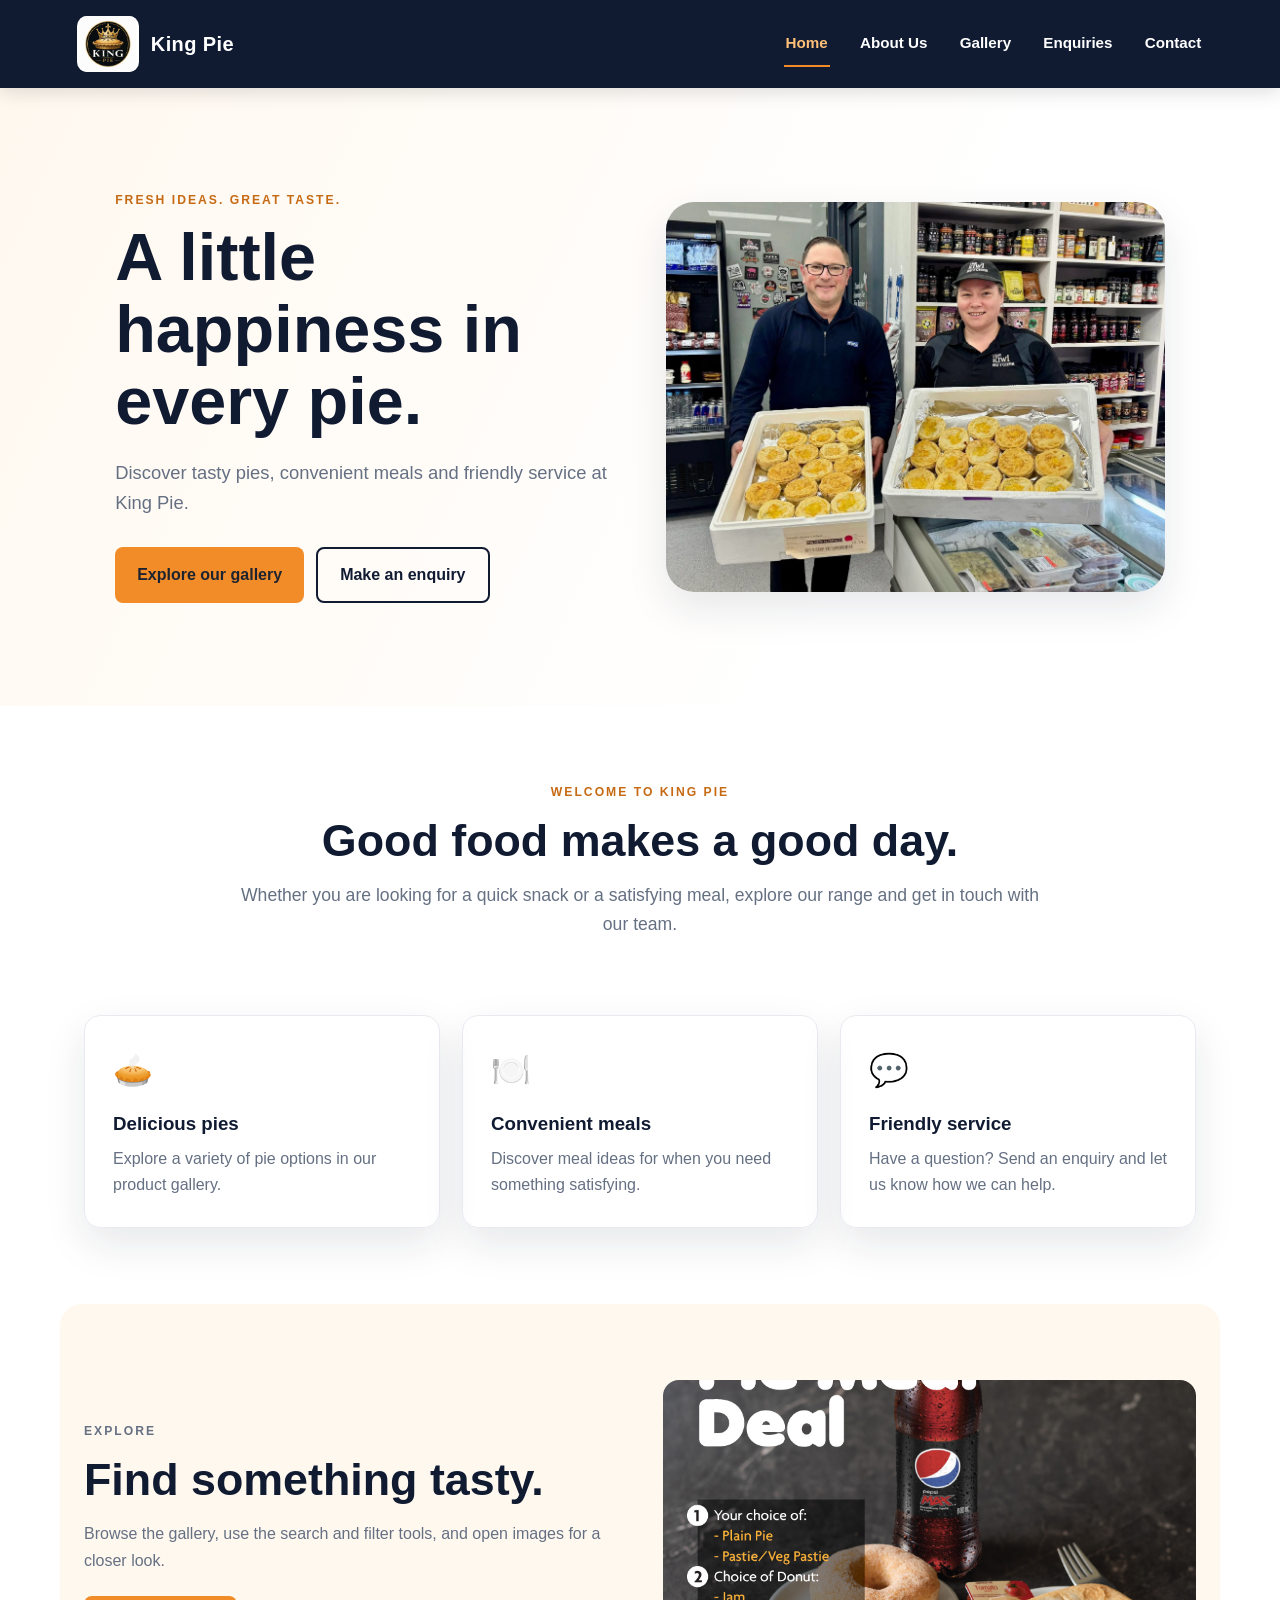
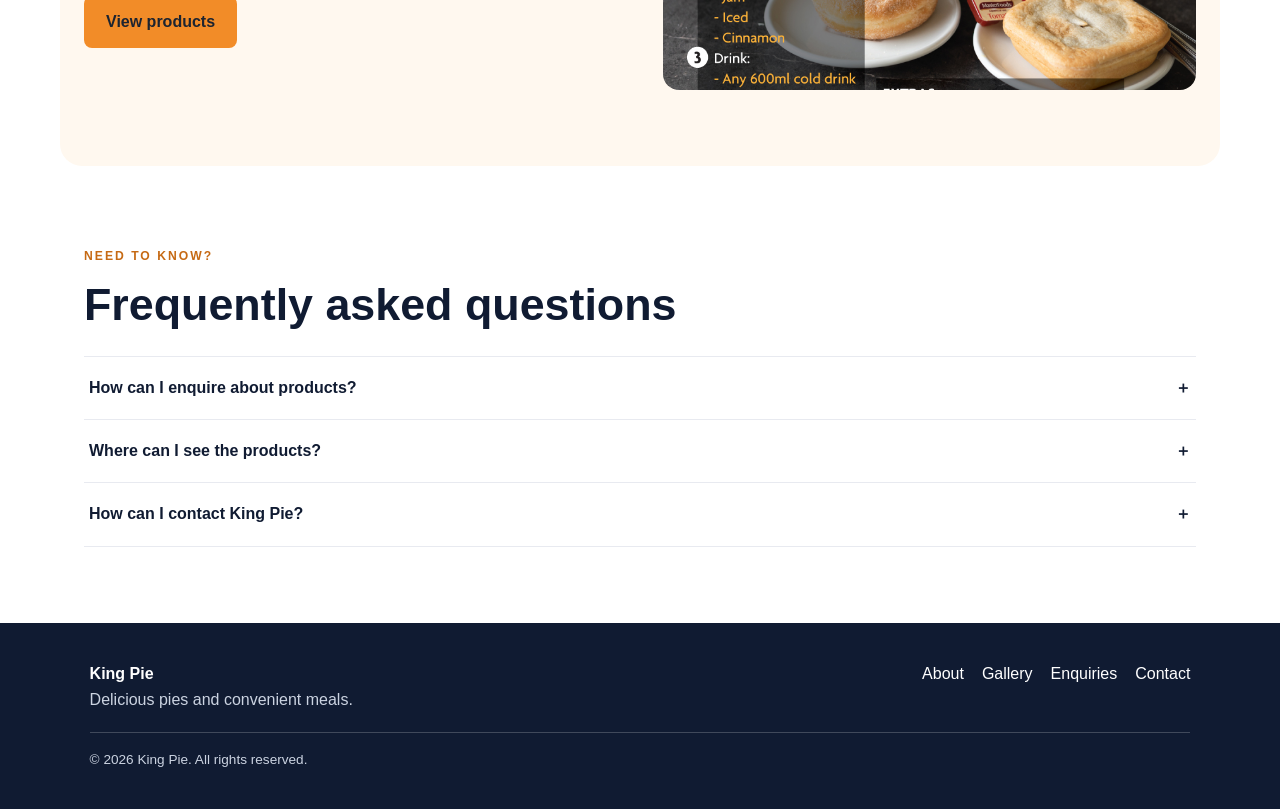
<file: King_Pie_Part_3_Updated/king-pie/index.html>
<!DOCTYPE html>
<html lang="en-ZA">
<head>
  <meta charset="UTF-8">
  <meta name="viewport" content="width=device-width, initial-scale=1">
  <title>King Pie | Delicious Pies and Convenient Meals</title>
  <meta name="description" content="Discover King Pie's delicious pies, tasty meals and friendly service. Explore our gallery, learn about us and send an enquiry.">
  <meta name="keywords" content="King Pie, pies, savoury pies, meals, South African food, pie shop">
  <meta name="author" content="King Pie Website Project">
  <meta name="robots" content="index, follow">
  <meta property="og:title" content="King Pie | Delicious Pies and Convenient Meals">
  <meta property="og:description" content="Explore delicious pies, meals and the King Pie experience.">
  <meta property="og:type" content="website">
  <meta property="og:image" content="images/king-pie-logo.png">
  <link rel="canonical" href="https://YOUR-GITHUB-USERNAME.github.io/YOUR-REPOSITORY/">
  <link rel="icon" href="images/king-pie-logo.png">
  <link rel="stylesheet" href="css/style.css">
  <script src="js/script.js" defer></script>
</head>
<body>
<a class="skip-link" href="#main">Skip to content</a>
<header class="site-header">
  <a class="brand" href="index.html" aria-label="King Pie home"><img src="images/king-pie-logo.png" alt="King Pie logo"><span>King Pie</span></a>
  <button class="menu-toggle" aria-label="Open navigation" aria-expanded="false">☰</button>
  <nav class="main-nav" aria-label="Main navigation">
    <a class="active" href="index.html">Home</a><a href="about.html">About Us</a><a href="gallery.html">Gallery</a><a href="enquiry.html">Enquiries</a><a href="contact.html">Contact</a>
  </nav>
</header>
<main id="main">
  <section class="hero">
    <div class="hero-content">
      <p class="eyebrow">Fresh ideas. Great taste.</p>
      <h1>A little happiness in every pie.</h1>
      <p>Discover tasty pies, convenient meals and friendly service at King Pie.</p>
      <div class="hero-actions"><a class="button" href="gallery.html">Explore our gallery</a><a class="button button-outline" href="enquiry.html">Make an enquiry</a></div>
    </div>
    <img class="hero-image" src="images/Pies.webp" alt="A selection of delicious pies">
  </section>

  <section class="section intro reveal">
    <p class="eyebrow">Welcome to King Pie</p><h2>Good food makes a good day.</h2>
    <p class="section-lead">Whether you are looking for a quick snack or a satisfying meal, explore our range and get in touch with our team.</p>
  </section>

  <section class="section feature-grid">
    <article class="feature-card"><span class="feature-icon">🥧</span><h3>Delicious pies</h3><p>Explore a variety of pie options in our product gallery.</p></article>
    <article class="feature-card"><span class="feature-icon">🍽️</span><h3>Convenient meals</h3><p>Discover meal ideas for when you need something satisfying.</p></article>
    <article class="feature-card"><span class="feature-icon">💬</span><h3>Friendly service</h3><p>Have a question? Send an enquiry and let us know how we can help.</p></article>
  </section>

  <section class="section highlight">
    <div><p class="eyebrow">Explore</p><h2>Find something tasty.</h2><p>Browse the gallery, use the search and filter tools, and open images for a closer look.</p><a class="button" href="gallery.html">View products</a></div>
    <img src="images/Pie-Meal-Deal.jpg" alt="Pie meal deal">
  </section>

  <section class="section faq-section">
    <p class="eyebrow">Need to know?</p><h2>Frequently asked questions</h2>
    <div class="accordion">
      <button class="accordion-trigger" aria-expanded="false">How can I enquire about products? <span>＋</span></button>
      <div class="accordion-panel" hidden><p>Visit the Enquiries page, complete the form and submit your request.</p></div>
      <button class="accordion-trigger" aria-expanded="false">Where can I see the products? <span>＋</span></button>
      <div class="accordion-panel" hidden><p>Open the Gallery page to browse the images. You can search and filter the displayed items.</p></div>
      <button class="accordion-trigger" aria-expanded="false">How can I contact King Pie? <span>＋</span></button>
      <div class="accordion-panel" hidden><p>Use the Contact page to send a general message.</p></div>
    </div>
  </section>
</main>
<footer class="site-footer"><div><strong>King Pie</strong><p>Delicious pies and convenient meals.</p></div><div class="footer-links"><a href="about.html">About</a><a href="gallery.html">Gallery</a><a href="enquiry.html">Enquiries</a><a href="contact.html">Contact</a></div><p class="copyright">© <span id="year">2026</span> King Pie. All rights reserved.</p></footer>
</body>
</html>
</file>
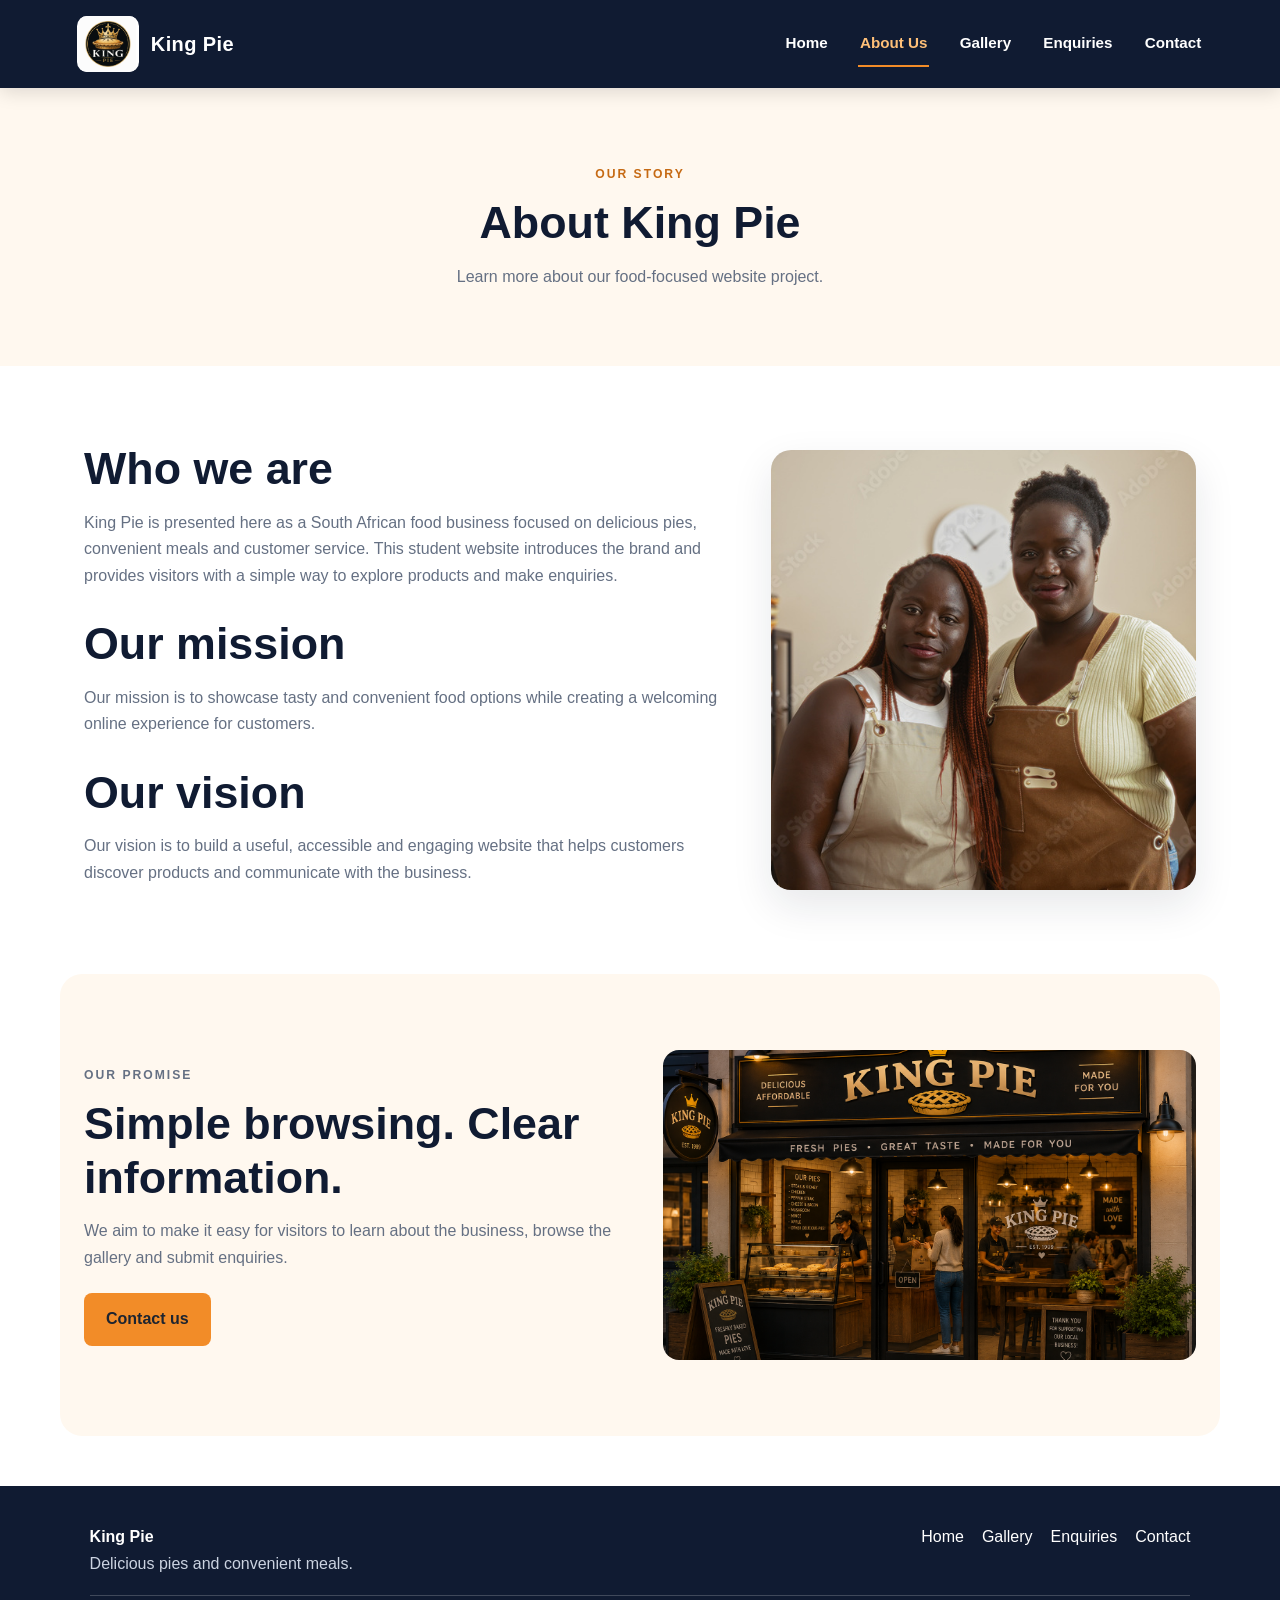
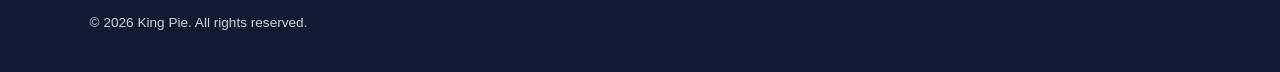
<file: King_Pie_Part_3_Updated/king-pie/about.html>
<!DOCTYPE html>
<html lang="en-ZA"><head>
<meta charset="UTF-8"><meta name="viewport" content="width=device-width, initial-scale=1">
<title>About King Pie | Our Story, Mission and Vision</title>
<meta name="description" content="Learn about the King Pie website project, its mission, vision and commitment to tasty food and customer service.">
<meta name="keywords" content="about King Pie, King Pie mission, King Pie vision, South African food">
<meta name="robots" content="index, follow"><link rel="canonical" href="https://YOUR-GITHUB-USERNAME.github.io/YOUR-REPOSITORY/about.html">
<link rel="stylesheet" href="css/style.css"><script src="js/script.js" defer></script></head>
<body><a class="skip-link" href="#main">Skip to content</a>
<header class="site-header"><a class="brand" href="index.html"><img src="images/king-pie-logo.png" alt="King Pie logo"><span>King Pie</span></a><button class="menu-toggle" aria-label="Open navigation" aria-expanded="false">☰</button><nav class="main-nav" aria-label="Main navigation"><a href="index.html">Home</a><a class="active" href="about.html">About Us</a><a href="gallery.html">Gallery</a><a href="enquiry.html">Enquiries</a><a href="contact.html">Contact</a></nav></header>
<main id="main"><section class="page-hero"><p class="eyebrow">Our story</p><h1>About King Pie</h1><p>Learn more about our food-focused website project.</p></section>
<section class="section about-layout"><div><h2>Who we are</h2><p>King Pie is presented here as a South African food business focused on delicious pies, convenient meals and customer service. This student website introduces the brand and provides visitors with a simple way to explore products and make enquiries.</p><h2>Our mission</h2><p>Our mission is to showcase tasty and convenient food options while creating a welcoming online experience for customers.</p><h2>Our vision</h2><p>Our vision is to build a useful, accessible and engaging website that helps customers discover products and communicate with the business.</p></div><img src="images/black.jpg" alt="King Pie food and brand image"></section>
<section class="section highlight"><div><p class="eyebrow">Our promise</p><h2>Simple browsing. Clear information.</h2><p>We aim to make it easy for visitors to learn about the business, browse the gallery and submit enquiries.</p><a class="button" href="contact.html">Contact us</a></div><img src="images/kin-pie-store.png" alt="King Pie store image"></section>
</main><footer class="site-footer"><div><strong>King Pie</strong><p>Delicious pies and convenient meals.</p></div><div class="footer-links"><a href="index.html">Home</a><a href="gallery.html">Gallery</a><a href="enquiry.html">Enquiries</a><a href="contact.html">Contact</a></div><p class="copyright">© <span id="year">2026</span> King Pie. All rights reserved.</p></footer></body></html>
</file>
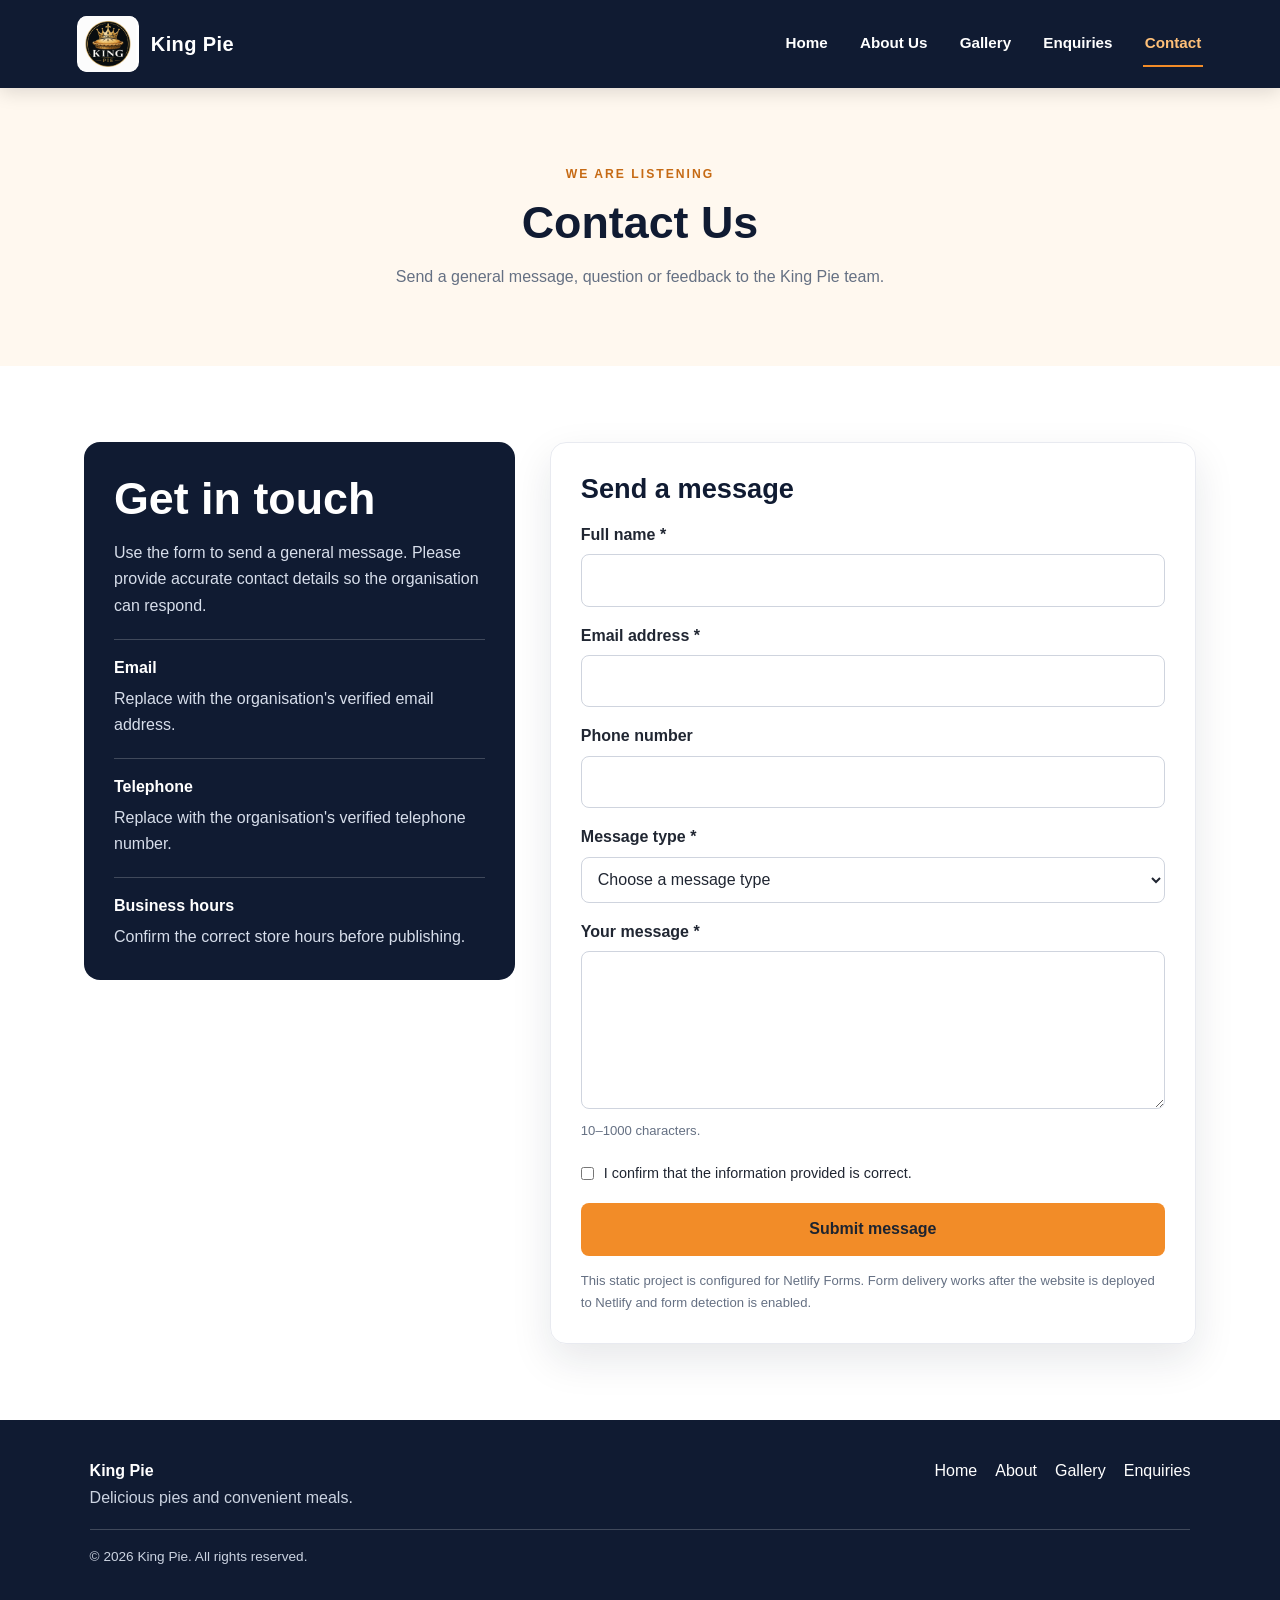
<file: King_Pie_Part_3_Updated/king-pie/contact.html>
<!DOCTYPE html>
<html lang="en-ZA"><head><meta charset="UTF-8"><meta name="viewport" content="width=device-width, initial-scale=1">
<title>Contact King Pie | Send a General Message</title><meta name="description" content="Contact King Pie with a general message, question or feedback using our validated contact form."><meta name="keywords" content="contact King Pie, King Pie message, customer feedback"><meta name="robots" content="index, follow"><link rel="canonical" href="https://YOUR-GITHUB-USERNAME.github.io/YOUR-REPOSITORY/contact.html"><link rel="stylesheet" href="css/style.css"><script src="js/script.js" defer></script></head>
<body><a class="skip-link" href="#main">Skip to content</a><header class="site-header"><a class="brand" href="index.html"><img src="images/king-pie-logo.png" alt="King Pie logo"><span>King Pie</span></a><button class="menu-toggle" aria-label="Open navigation" aria-expanded="false">☰</button><nav class="main-nav" aria-label="Main navigation"><a href="index.html">Home</a><a href="about.html">About Us</a><a href="gallery.html">Gallery</a><a href="enquiry.html">Enquiries</a><a class="active" href="contact.html">Contact</a></nav></header>
<main id="main"><section class="page-hero"><p class="eyebrow">We are listening</p><h1>Contact Us</h1><p>Send a general message, question or feedback to the King Pie team.</p></section>
<section class="section form-layout"><aside class="contact-panel"><h2>Get in touch</h2><p>Use the form to send a general message. Please provide accurate contact details so the organisation can respond.</p><div class="contact-detail"><strong>Email</strong><p>Replace with the organisation's verified email address.</p></div><div class="contact-detail"><strong>Telephone</strong><p>Replace with the organisation's verified telephone number.</p></div><div class="contact-detail"><strong>Business hours</strong><p>Confirm the correct store hours before publishing.</p></div></aside>
<form class="form-card" name="contact" method="POST" action="/success.html" data-netlify="true" netlify-honeypot="bot-field" data-ajax-form>
<input type="hidden" name="form-name" value="contact"><p class="hidden-field"><label>Do not fill this out: <input name="bot-field"></label></p>
<h2>Send a message</h2><div class="field"><label for="contactName">Full name *</label><input id="contactName" name="name" type="text" minlength="2" maxlength="60" required autocomplete="name"></div>
<div class="field"><label for="contactEmail">Email address *</label><input id="contactEmail" name="email" type="email" required autocomplete="email"></div>
<div class="field"><label for="contactPhone">Phone number</label><input id="contactPhone" name="phone" type="tel" pattern="[0-9+() -]{7,20}" title="Enter a valid phone number"></div>
<div class="field"><label for="messageType">Message type *</label><select id="messageType" name="messageType" required><option value="">Choose a message type</option><option>General question</option><option>Feedback</option><option>Compliment</option><option>Other</option></select></div>
<div class="field"><label for="contactMessage">Your message *</label><textarea id="contactMessage" name="message" rows="5" minlength="10" maxlength="1000" required></textarea><small>10–1000 characters.</small></div>
<label class="consent"><input type="checkbox" name="consent" required> I confirm that the information provided is correct.</label><button class="button" type="submit">Submit message</button><p class="form-status" role="status" aria-live="polite"></p><p class="form-note">This static project is configured for Netlify Forms. Form delivery works after the website is deployed to Netlify and form detection is enabled.</p></form></section></main>
<footer class="site-footer"><div><strong>King Pie</strong><p>Delicious pies and convenient meals.</p></div><div class="footer-links"><a href="index.html">Home</a><a href="about.html">About</a><a href="gallery.html">Gallery</a><a href="enquiry.html">Enquiries</a></div><p class="copyright">© <span id="year">2026</span> King Pie. All rights reserved.</p></footer></body></html>
</file>
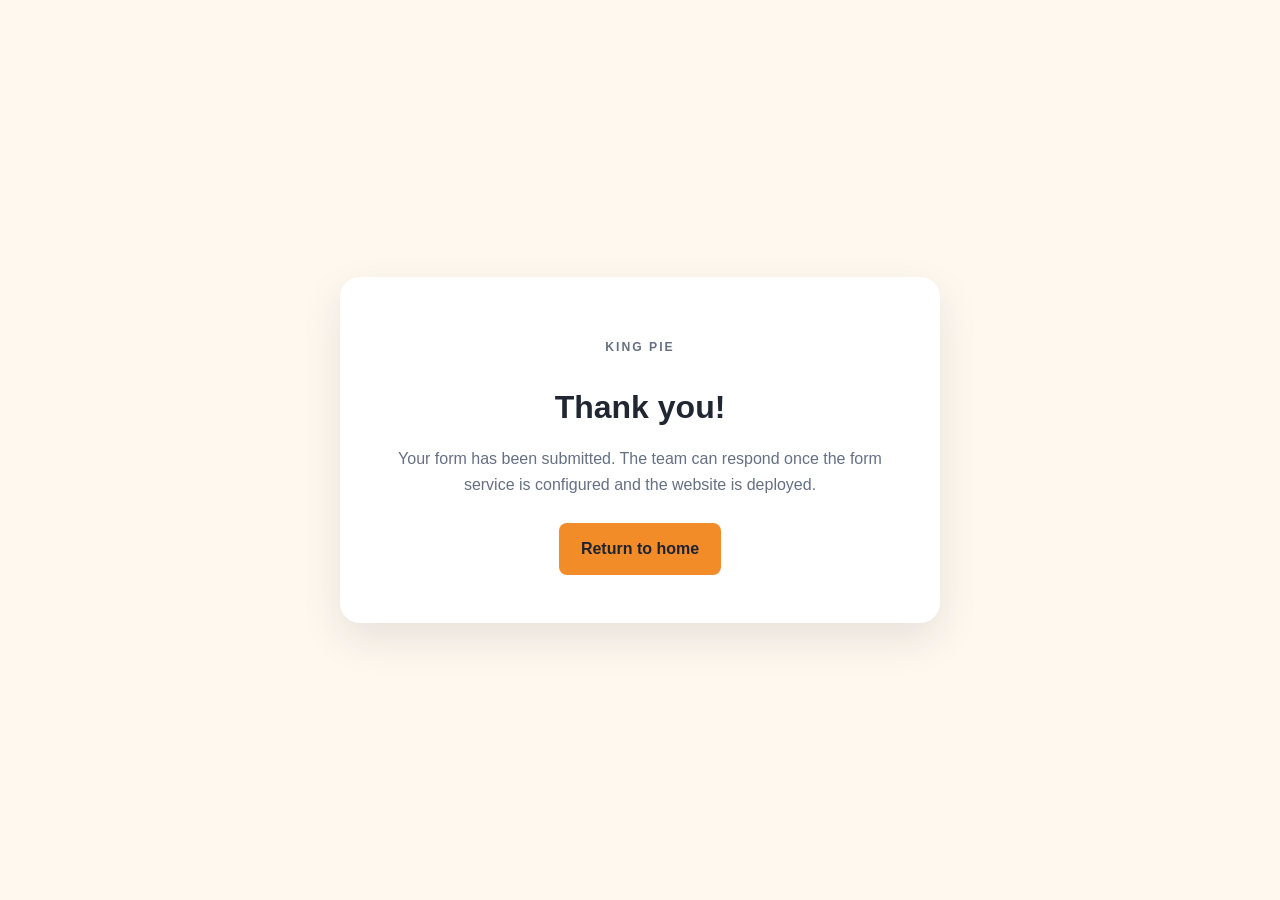
<file: King_Pie_Part_3_Updated/king-pie/success.html>
<!DOCTYPE html><html lang="en-ZA"><head><meta charset="UTF-8"><meta name="viewport" content="width=device-width, initial-scale=1"><title>Thank You | King Pie</title><link rel="stylesheet" href="css/style.css"></head><body><main class="success-page"><div class="success-card"><p class="eyebrow">King Pie</p><h1>Thank you!</h1><p>Your form has been submitted. The team can respond once the form service is configured and the website is deployed.</p><a class="button" href="index.html">Return to home</a></div></main></body></html>
</file>
<file: King_Pie_Part_3_Updated/king-pie/css/style.css>
:root{--navy:#101b32;--navy2:#1b2a46;--orange:#f28c28;--cream:#fff8ef;--ink:#202632;--muted:#657083;--white:#fff;--line:#e8eaf0;--shadow:0 16px 40px rgba(16,27,50,.10)}
*{box-sizing:border-box;margin:0;padding:0}html{scroll-behavior:smooth}body{font-family:Arial,Helvetica,sans-serif;color:var(--ink);line-height:1.65;background:#fff}img{max-width:100%;display:block}a{color:inherit}button,input,select,textarea{font:inherit}.skip-link{position:absolute;left:-999px;top:10px;background:#fff;padding:10px;z-index:2000}.skip-link:focus{left:10px}.sr-only{position:absolute;width:1px;height:1px;padding:0;margin:-1px;overflow:hidden;clip:rect(0,0,0,0);white-space:nowrap;border:0}
.site-header{background:var(--navy);color:#fff;min-height:88px;padding:12px clamp(18px,6vw,90px);display:flex;align-items:center;justify-content:space-between;gap:24px;position:sticky;top:0;z-index:1000;box-shadow:0 4px 18px #0002}.brand{display:flex;align-items:center;gap:12px;text-decoration:none;font-size:1.25rem;font-weight:800;letter-spacing:.4px}.brand img{width:62px;height:56px;object-fit:contain;background:#fff;border-radius:10px}.main-nav{display:flex;align-items:center;gap:clamp(12px,2.2vw,30px)}.main-nav a{text-decoration:none;font-weight:700;font-size:.95rem;padding:9px 2px;border-bottom:2px solid transparent}.main-nav a:hover,.main-nav a.active{color:#ffc078;border-color:var(--orange)}.menu-toggle{display:none;background:transparent;color:#fff;border:1px solid #ffffff55;border-radius:8px;padding:7px 12px;font-size:1.4rem}
.hero{background:linear-gradient(115deg,#fff8ef 0%,#fff 68%);display:grid;grid-template-columns:1fr 1fr;align-items:center;gap:5%;padding:clamp(48px,8vw,110px) clamp(22px,9vw,140px);min-height:520px}.hero-content{max-width:590px}.eyebrow{text-transform:uppercase;letter-spacing:2px;color:#c66a14;font-size:.76rem;font-weight:800;margin-bottom:12px}.hero h1{font-size:clamp(2.5rem,5.2vw,4.8rem);line-height:1.08;color:var(--navy);margin-bottom:20px}.hero-content>p:not(.eyebrow){font-size:1.15rem;color:var(--muted);max-width:520px}.hero-image{width:100%;height:390px;object-fit:cover;border-radius:28px;box-shadow:var(--shadow);animation:floatIn .9s ease both}.hero-actions{display:flex;gap:12px;flex-wrap:wrap;margin-top:28px}.button{display:inline-flex;align-items:center;justify-content:center;border:0;border-radius:8px;background:var(--orange);color:#1d2430;text-decoration:none;font-weight:800;padding:13px 22px;cursor:pointer;transition:transform .2s,background .2s,box-shadow .2s}.button:hover{background:#ffad53;transform:translateY(-2px);box-shadow:0 8px 18px #f28c2844}.button-outline{background:transparent;border:2px solid var(--navy);color:var(--navy)}.button-outline:hover{background:var(--navy);color:#fff}
.section{max-width:1160px;margin:0 auto;padding:76px 24px}.intro{text-align:center;max-width:850px}.section h2,.page-hero h1{color:var(--navy);font-size:clamp(1.8rem,3.5vw,2.8rem);line-height:1.2;margin-bottom:14px}.section-lead{color:var(--muted);font-size:1.1rem}.feature-grid{display:grid;grid-template-columns:repeat(3,1fr);gap:22px;padding-top:0}.feature-card{padding:28px;border:1px solid var(--line);border-radius:16px;box-shadow:var(--shadow);transition:transform .25s}.feature-card:hover{transform:translateY(-6px)}.feature-icon{font-size:2rem}.feature-card h3{margin:12px 0 6px;color:var(--navy)}.feature-card p,.highlight p{color:var(--muted)}.highlight{display:grid;grid-template-columns:1fr 1fr;align-items:center;gap:45px;background:var(--cream);border-radius:22px;margin-bottom:50px}.highlight img{width:100%;height:310px;object-fit:cover;border-radius:16px}.highlight .button{margin-top:22px}.faq-section{padding-top:30px}.accordion{margin-top:24px;border-top:1px solid var(--line)}.accordion-trigger{width:100%;padding:18px 5px;text-align:left;background:#fff;color:var(--navy);font-weight:800;border:0;border-bottom:1px solid var(--line);display:flex;justify-content:space-between;cursor:pointer}.accordion-panel{padding:15px;background:#fff8ef;border-bottom:1px solid var(--line)}
.page-hero{text-align:center;padding:76px 22px;background:var(--cream)}.page-hero p:last-child{color:var(--muted);max-width:680px;margin:0 auto}.about-layout{display:grid;grid-template-columns:1.2fr .8fr;gap:50px;align-items:center}.about-layout h2:not(:first-child){margin-top:28px}.about-layout p{color:var(--muted);margin-bottom:12px}.about-layout img{height:440px;width:100%;object-fit:cover;border-radius:20px;box-shadow:var(--shadow)}
.gallery-tools{display:grid;grid-template-columns:2fr 1fr 1fr;gap:12px;margin-bottom:16px}.gallery-tools input,.gallery-tools select,.field input,.field select,.field textarea{width:100%;border:1px solid #cfd4de;border-radius:8px;padding:12px;background:#fff;color:var(--ink);min-height:46px}.gallery-tools input:focus,.gallery-tools select:focus,.field input:focus,.field select:focus,.field textarea:focus{outline:3px solid #f28c2844;border-color:var(--orange)}.results-count{color:var(--muted);font-size:.9rem;margin-bottom:18px}.gallery-grid{display:grid;grid-template-columns:repeat(3,1fr);gap:22px}.product-card{border:1px solid var(--line);border-radius:15px;overflow:hidden;background:#fff;box-shadow:var(--shadow);transition:transform .2s}.product-card:hover{transform:translateY(-4px)}.lightbox-open{border:0;padding:0;width:100%;background:#f4f4f4;position:relative;cursor:zoom-in}.lightbox-open img{height:235px;width:100%;object-fit:cover;transition:transform .3s}.lightbox-open:hover img{transform:scale(1.035)}.lightbox-open span{position:absolute;right:12px;bottom:12px;background:#101b32dd;color:#fff;padding:5px 10px;border-radius:6px;font-size:.8rem}.product-info{padding:17px}.product-info h2{font-size:1.15rem;margin-bottom:5px}.product-info p{color:var(--muted);font-size:.92rem}.empty-state{padding:25px;text-align:center;color:var(--muted);background:var(--cream);border-radius:12px}.lightbox{position:fixed;inset:0;background:#080d18ed;z-index:2000;display:flex;align-items:center;justify-content:center;padding:55px 70px}.lightbox[hidden]{display:none}.lightbox figure{max-width:min(900px,80vw);max-height:85vh;text-align:center;color:#fff}.lightbox figure img{max-height:75vh;max-width:100%;object-fit:contain;margin:auto;border-radius:8px}.lightbox figcaption{padding:10px}.lightbox button{position:absolute;border:0;background:#ffffff22;color:#fff;border-radius:50%;width:45px;height:45px;font-size:2rem;cursor:pointer}.lightbox-close{top:22px;right:25px}.lightbox-prev{left:20px;top:50%}.lightbox-next{right:20px;top:50%}
.form-layout{display:grid;grid-template-columns:.8fr 1.2fr;gap:35px;align-items:start}.contact-panel{background:var(--navy);color:#fff;padding:30px;border-radius:16px}.contact-panel h2{color:#fff}.contact-panel p{color:#d7deeb}.contact-detail{border-top:1px solid #ffffff33;margin-top:20px;padding-top:15px}.contact-detail p{margin-top:4px}.form-card{padding:30px;border:1px solid var(--line);border-radius:16px;box-shadow:var(--shadow)}.form-card h2{font-size:1.7rem}.field{margin-top:16px}.field label{display:block;font-weight:700;margin-bottom:6px}.field textarea{resize:vertical}.field small,.form-note{color:var(--muted);font-size:.82rem}.consent{display:flex;align-items:flex-start;gap:10px;margin:18px 0;font-size:.9rem}.consent input{margin-top:5px}.form-card .button{width:100%}.form-status{margin-top:14px;font-weight:700}.form-status.success{color:#16733c}.form-status.error{color:#b42318}.form-note{margin-top:12px}.hidden-field{display:none}.steps{padding-left:22px;color:#e7edf7}.steps li{margin:12px 0}.notice{background:#fff3df;color:#59380f;padding:15px;border-radius:9px;margin-top:25px}.map-section{padding-top:20px}.map{height:350px;border-radius:14px;overflow:hidden;border:1px solid var(--line);margin:18px 0}.map-section small{color:var(--muted)}
.site-footer{background:var(--navy);color:#fff;padding:38px clamp(22px,7vw,100px);display:grid;grid-template-columns:1fr 1fr;gap:18px}.site-footer p{color:#cbd3e1}.footer-links{display:flex;justify-content:flex-end;gap:18px;flex-wrap:wrap}.footer-links a{color:#fff;text-decoration:none}.footer-links a:hover{color:#ffc078}.copyright{grid-column:1/-1;border-top:1px solid #ffffff33;padding-top:16px;font-size:.85rem}.success-page{min-height:100vh;display:grid;place-items:center;padding:24px;background:var(--cream)}.success-card{max-width:600px;background:#fff;padding:48px;border-radius:20px;text-align:center;box-shadow:var(--shadow)}.success-card p{margin:12px 0 24px;color:var(--muted)}
.reveal{opacity:0;transform:translateY(22px);transition:opacity .7s,transform .7s}.reveal.visible{opacity:1;transform:none}@keyframes floatIn{from{opacity:0;transform:translateY(18px)}to{opacity:1;transform:translateY(0)}}
@media(max-width:850px){.hero{grid-template-columns:1fr;padding:55px 7%}.hero-image{height:300px}.feature-grid{grid-template-columns:1fr 1fr}.gallery-grid{grid-template-columns:repeat(2,1fr)}.about-layout,.form-layout{grid-template-columns:1fr}.about-layout img{height:320px}}
@media(max-width:650px){.site-header{min-height:74px}.brand img{width:50px;height:46px}.menu-toggle{display:block}.main-nav{display:none;position:absolute;top:100%;left:0;right:0;background:var(--navy);padding:15px 22px 22px;flex-direction:column;align-items:stretch;gap:4px}.main-nav.open{display:flex}.main-nav a{padding:12px}.hero h1{font-size:2.65rem}.feature-grid,.gallery-grid{grid-template-columns:1fr}.highlight{grid-template-columns:1fr;margin:0 14px 35px}.highlight img{height:230px}.gallery-tools{grid-template-columns:1fr}.form-card{padding:22px}.site-footer{grid-template-columns:1fr}.footer-links{justify-content:flex-start}.copyright{grid-column:auto}.lightbox{padding:50px 20px}.lightbox figure{max-width:95vw}.lightbox-prev{left:5px}.lightbox-next{right:5px}}
@media(prefers-reduced-motion:reduce){html{scroll-behavior:auto}*,*::before,*::after{animation-duration:.01ms!important;transition-duration:.01ms!important}.reveal{opacity:1;transform:none}}
</file>
